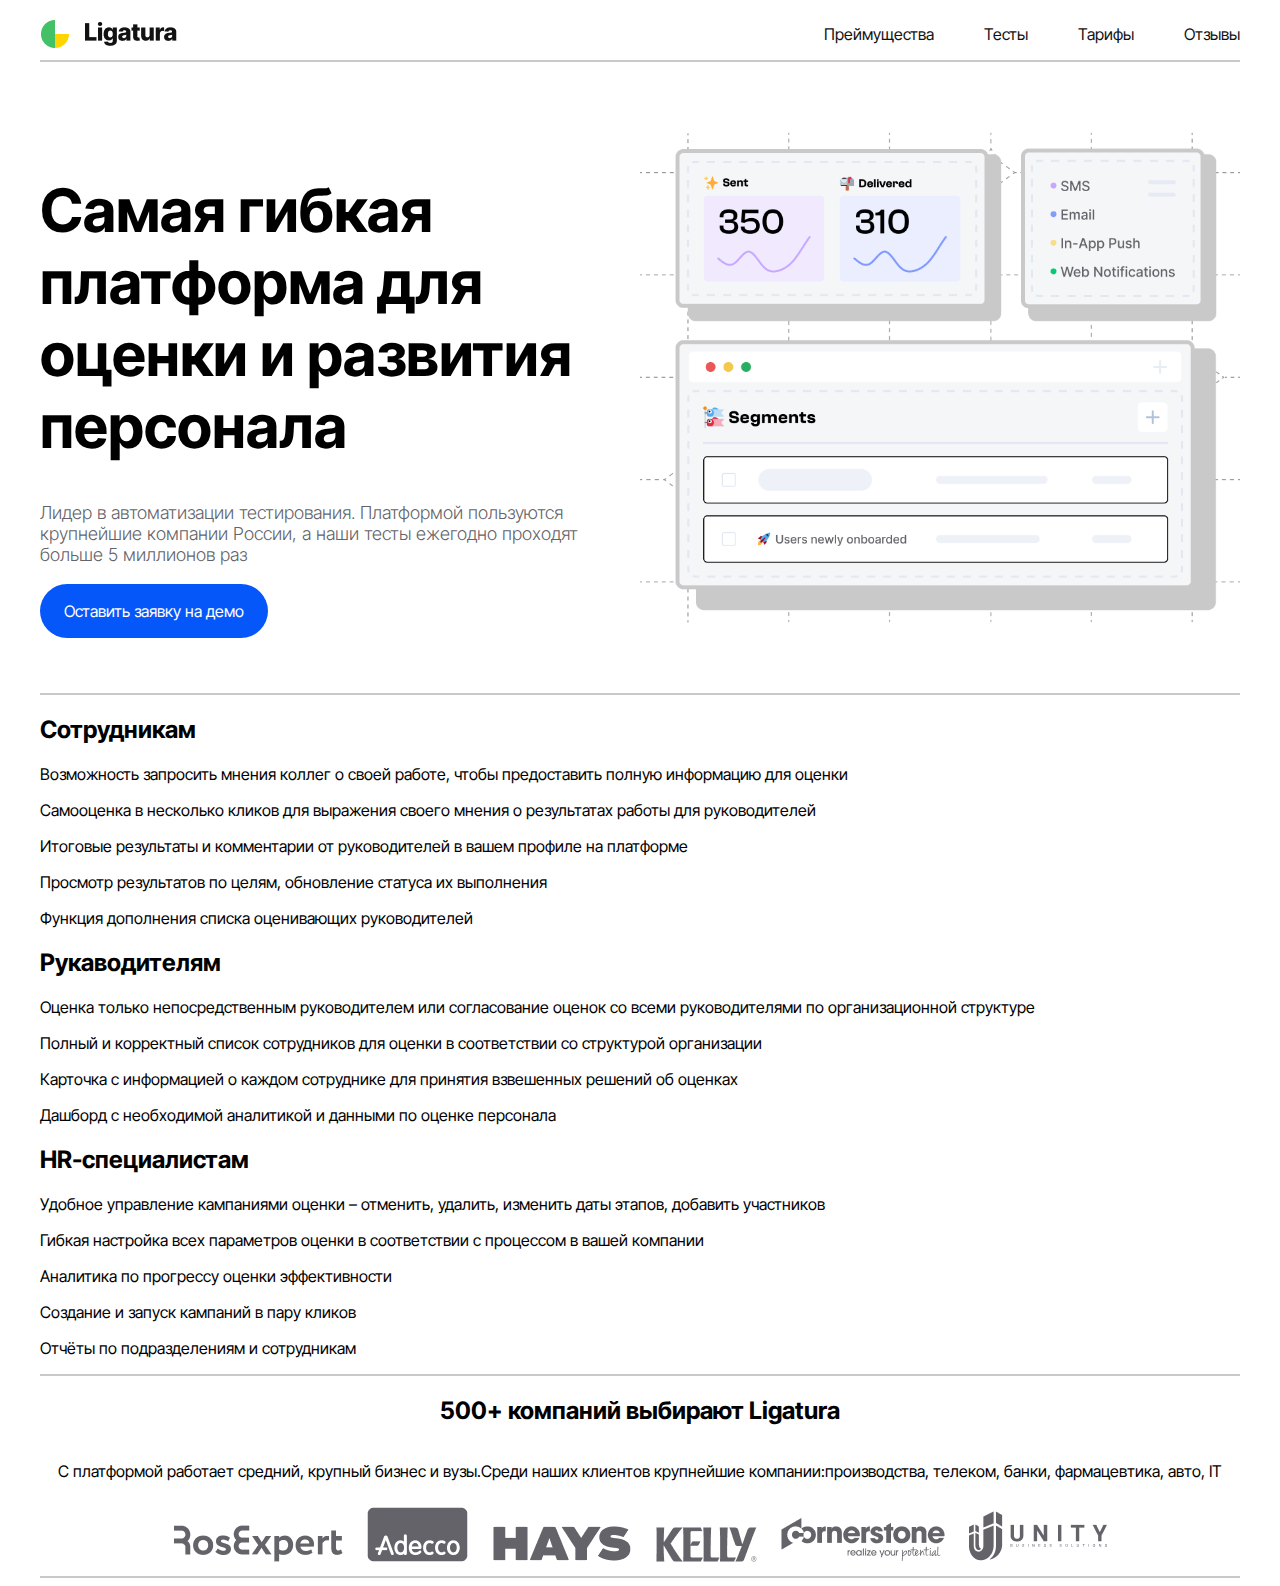
<file: проджект четатам/index.html>
<!DOCTYPE html>
<html lang="ru">
<head>
    <link rel="preconnect" href="https://fonts.googleapis.com">
<link rel="preconnect" href="https://fonts.gstatic.com" crossorigin>
<link href="https://fonts.googleapis.com/css2?family=Inter+Tight:ital,wght@0,100..900;1,100..900&display=swap" rel="stylesheet">
    <link rel="stylesheet" href="style/style.css">
    <meta charset="UTF-8">
    <meta name="viewport" content="width=device-width, initial-scale=1.0">
    <title>legature</title>
</head>
<body>
<!-- shapka -->
    <header class="container">

        <img src="images/logo.png" alt="logo here">

        <nav>
            <ul>
                <li>
                    <a href="#">Преймущества</a>
                </li>
                <li>
                    <a href="#">Тесты</a>
                </li>
                <li>
                    <a href="#">Тарифы</a>
                </li>
                <li>
                    <a href="#">Отзывы</a>
                </li>
            </ul>
        </nav>

    </header>

    <!-- osn.chast -->
    <main>
        <section class="container" style="padding: 70px 0;">
        <div class="heroblock">
            <h1>Самая гибкая платформа для оценки и развития персонала</h1>

            <h3>Лидер в автоматизации тестирования. Платформой пользуются крупнейшие компании России, а наши тесты ежегодно проходят больше 5 миллионов раз</h3>

            <a href="">Оставить заявку на демо</a>
        </div>
            <img src="images/home-header_image.svg.png" alt="heroblock" style="width: 600px;">
        </section>

        <section class="container">
            <div class="advantages">
                <h2>Сотрудникам</h2>
                <p>Возможность запросить мнения коллег о своей работе, чтобы предоставить полную информацию для оценки</p>
                <p>Самооценка в несколько кликов для выражения своего мнения о результатах работы для руководителей</p>
                <p>Итоговые результаты и комментарии от руководителей в вашем профиле на платформе</p>
                <p>Просмотр результатов по целям, обновление статуса их выполнения</p>
                <p>Функция дополнения списка оценивающих руководителей</p>
                <h2>Рукаводителям</h2>
                <p>Оценка только непосредственным руководителем или согласование оценок со всеми руководителями по организационной структуре</p>
                <p>Полный и корректный список сотрудников для оценки в соответствии со структурой организации</p>
                <p>Карточка с информацией о каждом сотруднике для принятия взвешенных решений об оценках</p>
                <p>Дашборд с необходимой аналитикой и данными по оценке персонала</p>
                <h2>HR-специалистам</h2>
                <p>Удобное управление кампаниями оценки – отменить, удалить, изменить даты этапов, добавить участников</p>
                <p>Гибкая настройка всех параметров оценки в соответствии с процессом в вашей компании</p>
                <p>Аналитика по прогрессу оценки эффективности</p>
                <p>Создание и запуск кампаний в пару кликов</p>
                <p>Отчёты по подразделениям и сотрудникам</p>
                
            </div>
        </section>

        <section class="container" style="flex-direction: column;">
            <h2>500+ компаний выбирают Ligatura</h2>
            <p>С платформой работает средний, крупный бизнес и вузы.Среди наших клиентов крупнейшие компании:производства, телеком, банки, фармацевтика, авто, IT</p>
                <div class="pictures">
                    <img src="images/main-logo.png" alt="logo1">
                    <img src="images/Adecco_Logo 1.png" alt="logo2">
                    <img src="images/Hays_plc_2009_logo 1.png" alt="logo3">
                    <img src="images/Kelly_356 1.png" alt="logo4">
                    <img src="images/Cornerstone_OnDemand_logo 1.png" alt="logo5">
                    <img src="images/logo-light 1.png" alt="logo6">
                </div>
        </section>

    </main>


    
</body>
</html>
</file>
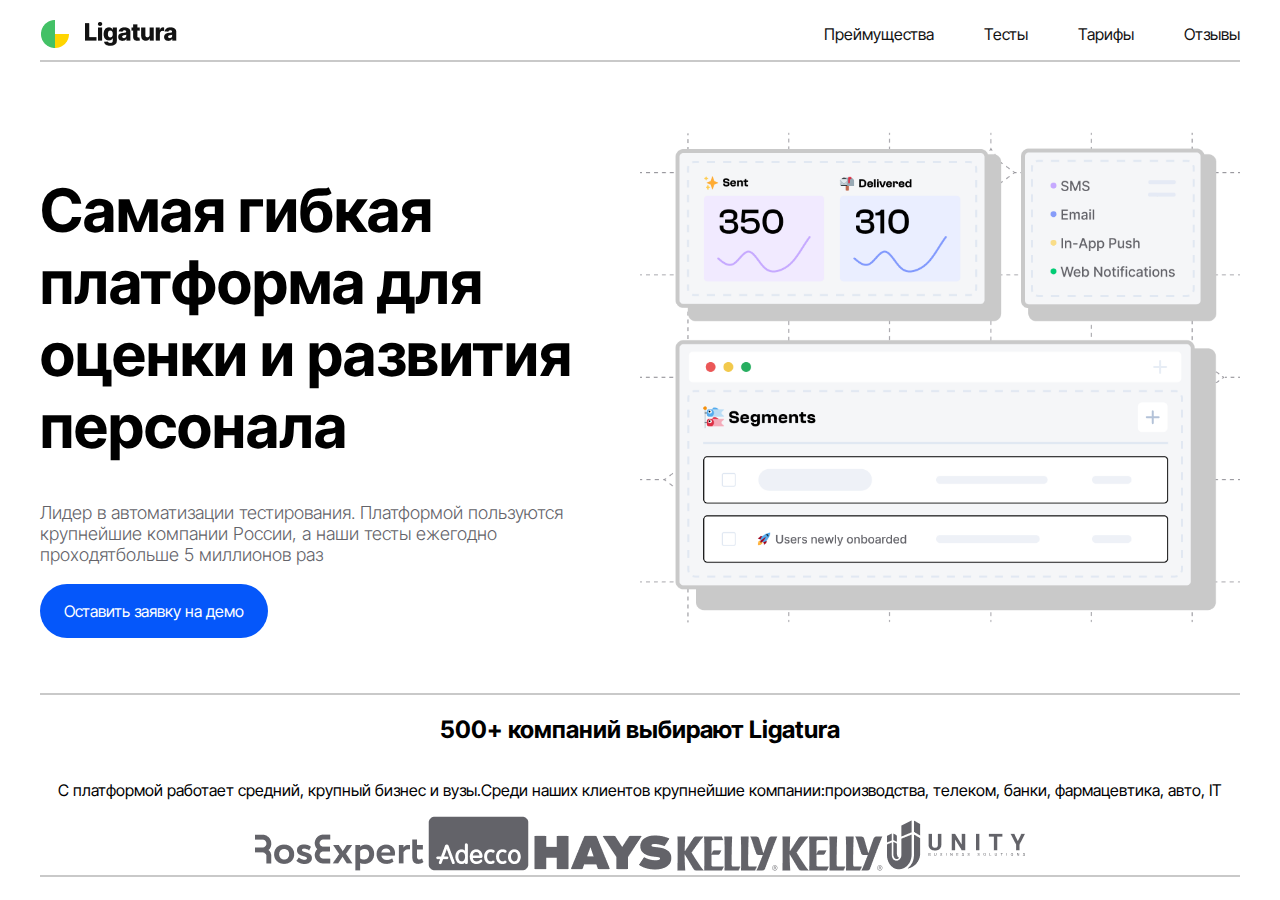
<file: проджект четатам/проджект четатам/index.html>
<!DOCTYPE html>
<html lang="ru">
<head>
    <link rel="preconnect" href="https://fonts.googleapis.com">
<link rel="preconnect" href="https://fonts.gstatic.com" crossorigin>
<link href="https://fonts.googleapis.com/css2?family=Inter+Tight:ital,wght@0,100..900;1,100..900&display=swap" rel="stylesheet">
    <link rel="stylesheet" href="style/style.css">
    <meta charset="UTF-8">
    <meta name="viewport" content="width=device-width, initial-scale=1.0">
    <title>legature</title>
</head>
<body>
<!-- shapka -->
    <header class="container">

        <img src="images/logo.png" alt="logo here">

        <nav>
            <ul>
                <li>
                    <a href="#">Преймущества</a>
                </li>
                <li>
                    <a href="#">Тесты</a>
                </li>
                <li>
                    <a href="#">Тарифы</a>
                </li>
                <li>
                    <a href="#">Отзывы</a>
                </li>
            </ul>
        </nav>

    </header>

    <!-- osn.chast -->
    <main>
        <section class="container" style="padding: 70px 0;">
        <div class="heroblock">
            <h1>Самая гибкая платформа для оценки и развития персонала</h1>

            <h3>Лидер в автоматизации тестирования. Платформой пользуются крупнейшие компании России, а наши тесты ежегодно проходятбольше 5 миллионов раз</h3>

            <a href="">Оставить заявку на демо</a>
        </div>
            <img src="images/home-header_image.svg.png" alt="heroblock" style="width: 600px;">
        </section>

        <section class="container" style="flex-direction: column;">
            <h2>500+ компаний выбирают Ligatura</h2>
            <p>С платформой работает средний, крупный бизнес и вузы.Среди наших клиентов крупнейшие компании:производства, телеком, банки, фармацевтика, авто, IT</p>
                <div class="pictures">
                    <img src="images/main-logo.png" alt="logo1">
                    <img src="images/Adecco_Logo 1.png" alt="logo2">
                    <img src="images/Hays_plc_2009_logo 1.png" alt="logo3">
                    <img src="images/Kelly_356 1.png" alt="logo4">
                    <img src="images/Kelly_356 1.png" alt="logo5">
                    <img src="images/logo-light 1.png" alt="logo6">
                </div>
        </section>

    </main>


    
</body>
</html>
</file>
<file: проджект четатам/style/style.css>
*{
    font-family: "Inter Tight", sans-serif;
    font-optical-sizing: auto;
    font-style: flex;
}

ul{
    list-style: none;
    display: flex;
    gap: 50px;
}

a{
    text-decoration: none;
    color: #121212;
}

.container{
    width: 1200px;
    margin: 0 auto;
    
    display: flex;
    align-items: center;
    justify-content: space-between;
    border-bottom: 2px solid #c9c9c9;
}

.container-fill{
    width: auto;
    margin: 0PX;
    display: flex;
    align-items: center;
    justify-content: space-between;
    background-color: rgb(240, 240, 240);
    
}

.heroblock h1{
    font-size: 60px;
}

.heroblock h3{
    font-size: 18px;
    color: #636369;
    font-weight: 300;
    margin-bottom: 36px;
}

.heroblock a{
    width: 233px;
    background-color: #0557FA;
    border-radius: 64px;
    padding: 17px 24px;
    margin-top: 36px;
    color: white;
}

.pictures img{
    margin: 10px;
}

.gallery {
    width: 1200px;
    margin: 0 auto;
    display: flex;
    align-items: center;
    justify-content: space-between;
    border-bottom: 2px solid #c9c9c9;
    
    margin-top: 20px ;
}

.gallery-item {
    text-align: center;
}

.gallery-item img {
    width: 250px; 
    height: auto; 
    border-radius: 15px;
}

.caption {
    margin: 10px 25px 20px;
    font-size: 16px;
    color: #2b2b2b;
}
</file>
<file: проджект четатам/проджект четатам/style/style.css>
*{
    font-family: "Inter Tight", sans-serif;
  font-optical-sizing: auto;
  font-style: flex;
}

ul{
    list-style: none;
    display: flex;
    gap: 50px;
}

a{
    text-decoration: none;
    color: #121212;
}

.container{
    width: 1200px;
    margin: 0 auto;
    display: flex;
    align-items: center;
    justify-content: space-between;
    border-bottom: 2px solid #c9c9c9;
}

.heroblock h1{
    font-size: 60px;
}

.heroblock h3{
    font-size: 18px;
    color: #636369;
    font-weight: 300;
    margin-bottom: 36px;
}

.heroblock a{
    width: 233px;
    background-color: #0557FA;
    border-radius: 64px;
    padding: 17px 24px;
    margin-top: 36px;
    color: white;
}
</file>
